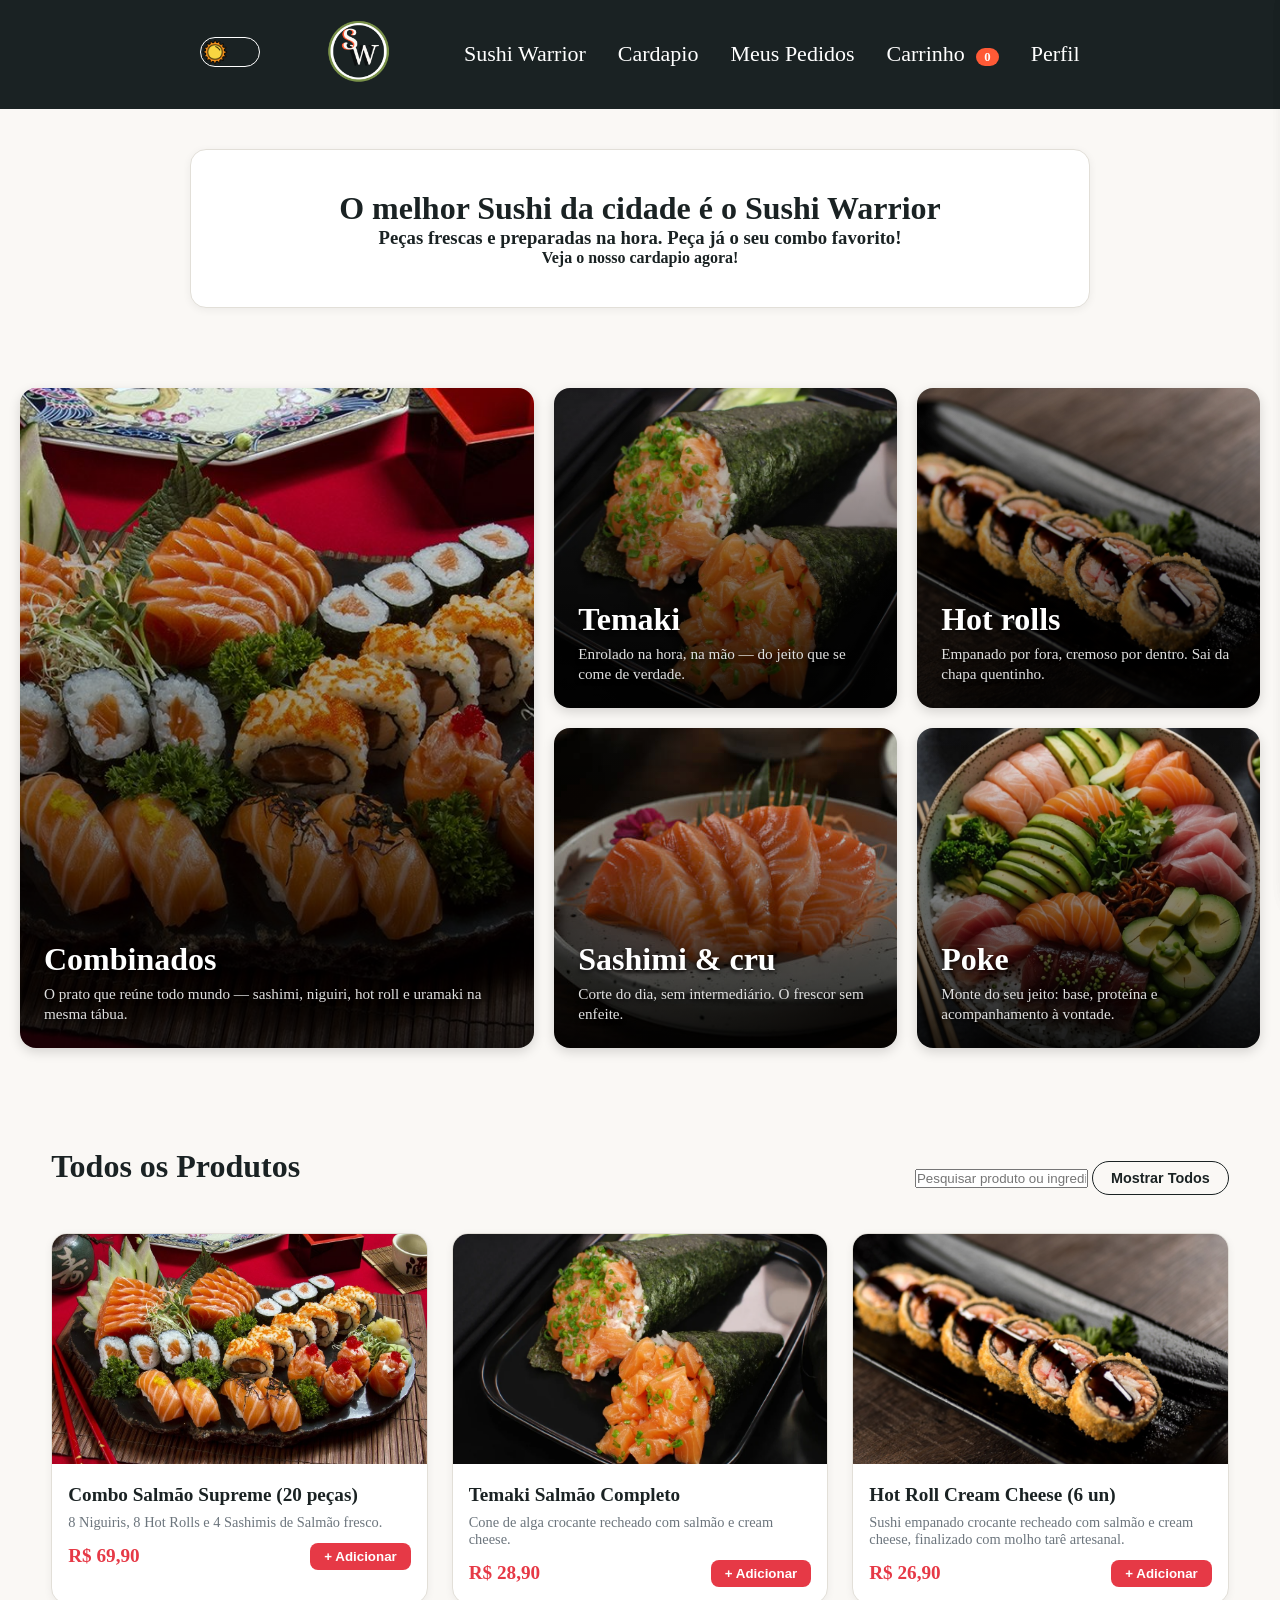
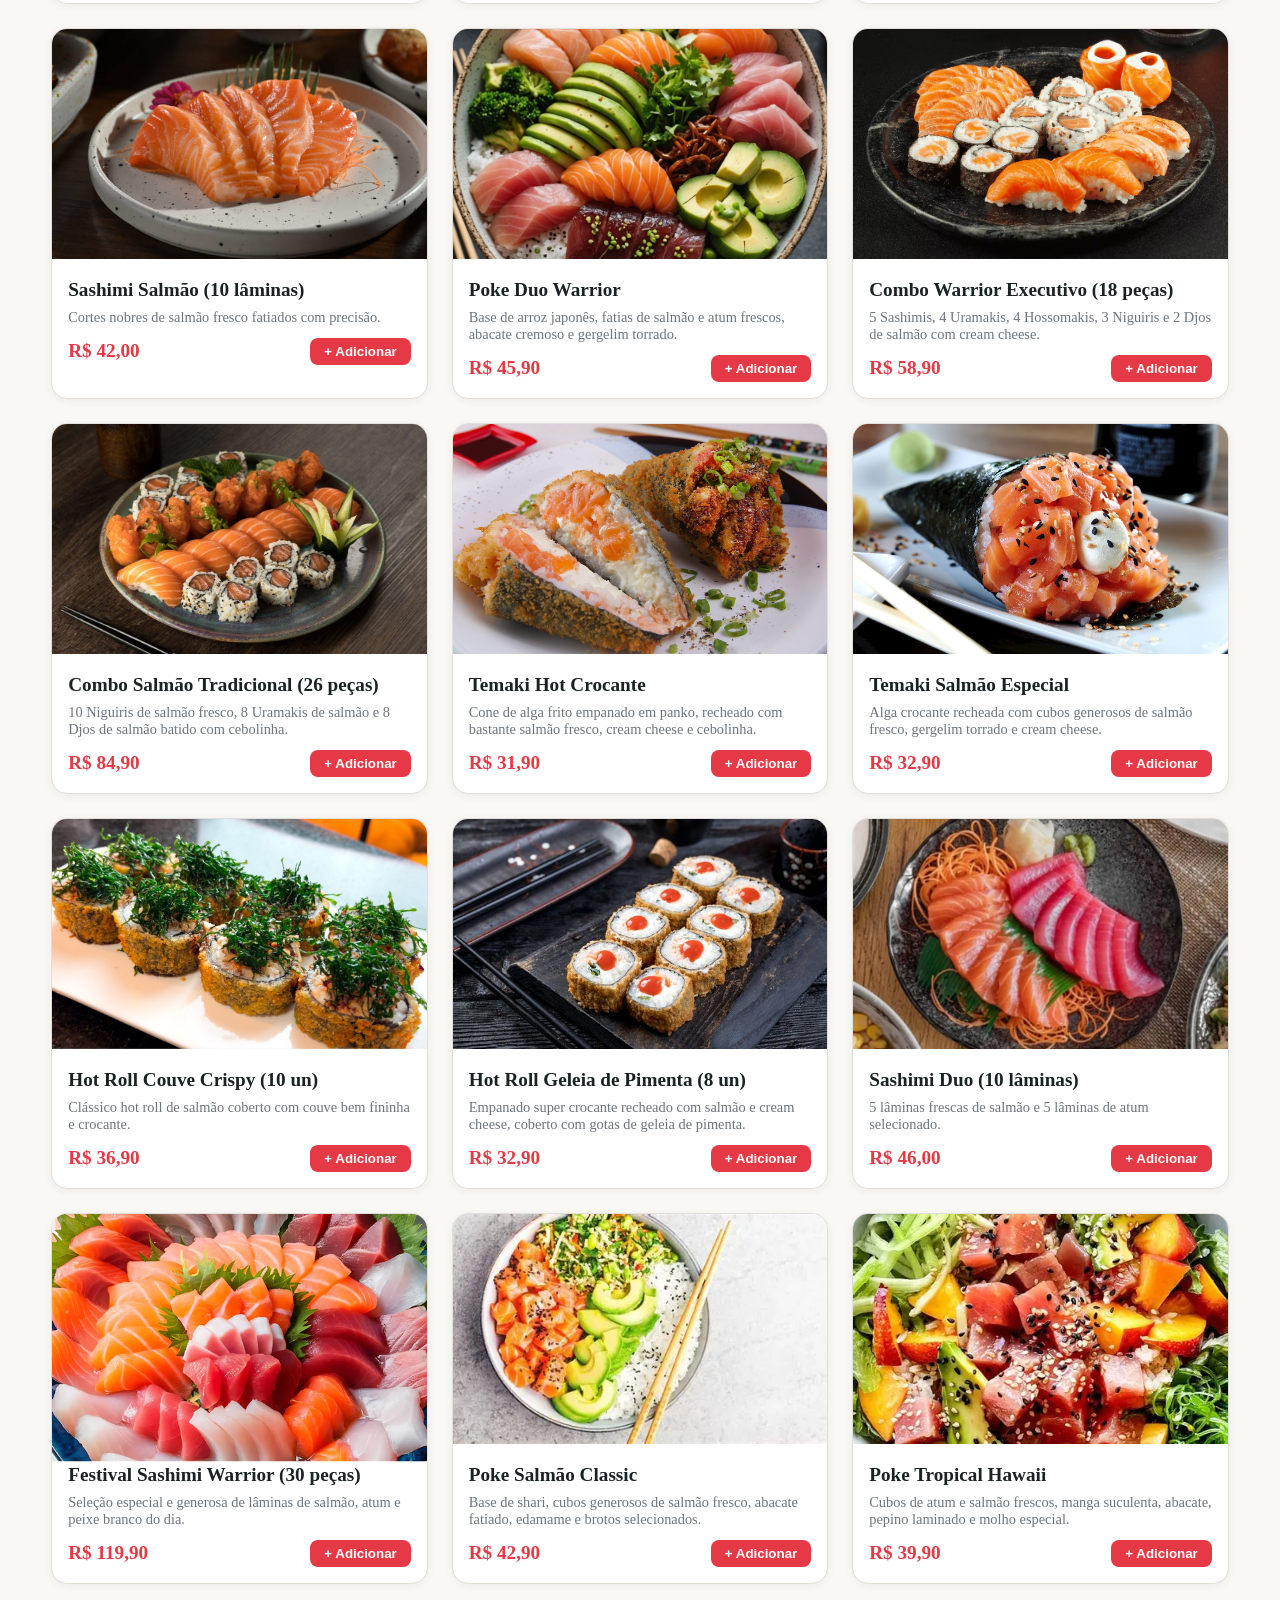
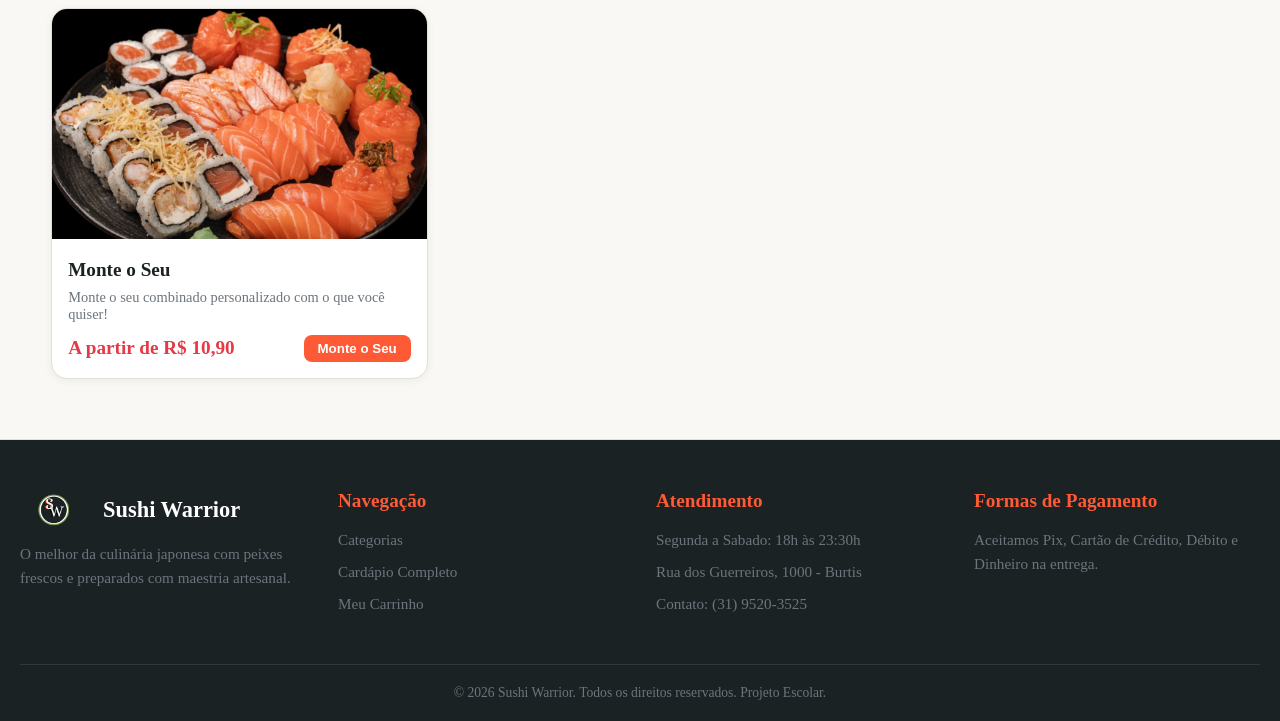
<file: index.html>
<!DOCTYPE html>
<html lang="pt-BR">

<head>
    <meta charset="UTF-8">
    <meta name="viewport" content="width=device-width, initial-scale=1.0">
    <link rel="stylesheet" href="SushiWarrior.css">
    <script src="script.js" defer></script>
    <title>Sushi Warrior</title>
</head>

<body>
    <header>
        <div class="CorHeader">
            <ul class="Ulheader">
                <li>
                    <label for="check" id="caixinha">
                        <input type="checkbox" name="" id="check">
                        <span id="bolinha"><img src="IMG's/sol.png" id="SolLua"></span>
                    </label>
                </li>
                <li class="Logo"><a href="index.html"><img src="IMG's/LogoLoja.png" id="LogoLoja"></a></li>
                <li class="MeuNome"><a href="index.html">Sushi Warrior</a></li>
                <li class="Cardapio"><a href="#section1">Cardapio</a></li>
                <li class="Meus-Pedidos"><a href="#">Meus Pedidos</a></li>
                <li class="Carrinho">
                    <a href="#" id="btn-abrir-carrinho" onclick="abrirCarrinho(event)">
                        Carrinho <span id="contador-carrinho">0</span>
                    </a>
                </li>
                <li class="Perfil"><a href="Perfil.html">Perfil</a></li>
            </ul>
        </div>
    </header>

    <main class="TextoChamativo">
        <div class="CorChamativo">
            <div class="TxTChamativo">
                <h1>O melhor Sushi da cidade é o Sushi Warrior</h1>
                <h3>Peças frescas e preparadas na hora. Peça já o seu combo favorito!</h3>
                <h4><a class="aMain" href="#section1">Veja o nosso cardapio agora!</a></h4>
            </div>
        </div>
    </main>

    <section id="section1">
        <div class="CorSection1">
            <div class="Combinados" data-categoria="combinados" onclick="filtrarCategoria('combinados')">
                <h1>Combinados</h1>
                <p>O prato que reúne todo mundo — sashimi, niguiri, hot roll e uramaki na mesma tábua.</p>
            </div>

            <div class="Temaki" data-categoria="temaki" onclick="filtrarCategoria('temaki')">
                <h1>Temaki</h1>
                <p>Enrolado na hora, na mão — do jeito que se come de verdade.</p>
            </div>

            <div class="Hot" data-categoria="hot" onclick="filtrarCategoria('hot')">
                <h1>Hot rolls</h1>
                <p>Empanado por fora, cremoso por dentro. Sai da chapa quentinho.</p>
            </div>

            <div class="Sashimi" data-categoria="sashimi" onclick="filtrarCategoria('sashimi')">
                <h1>Sashimi & cru</h1>
                <p>Corte do dia, sem intermediário. O frescor sem enfeite.</p>
            </div>

            <div class="Poke" data-categoria="poke" onclick="filtrarCategoria('poke')">
                <h1>Poke</h1>
                <p>Monte do seu jeito: base, proteína e acompanhamento à vontade.</p>
            </div>
        </div>
    </section>

    <section id="cardapio">
        <div class="cardapio-header">
            <h2 id="titulo-categoria">Todos os Produtos</h2>
            <div class="cardapio-controles">
                <input type="text" id="campo-pesquisa" placeholder="Pesquisar produto ou ingrediente..."
                    oninput="pesquisarProdutos()">
                <button class="btn-todos" onclick="filtrarCategoria('todos')">Mostrar Todos</button>
            </div>
        </div>

        <!--Os 5 primeiros-->
        <div id="lista-produtos">
            <div class="item-produto" data-categoria="combinados">
                <img src="IMG's/Combinado.jpg" alt="Combo Salmão">
                <div class="conteudo-produto">
                    <h3>Combo Salmão Supreme (20 peças)</h3>
                    <p>8 Niguiris, 8 Hot Rolls e 4 Sashimis de Salmão fresco.</p>
                    <div class="rodape-card">
                        <span class="preco">R$ 69,90</span>
                        <button class="btn-add" onclick="adicionarDoCard(this)">+ Adicionar</button>
                    </div>
                </div>
            </div>

            <div class="item-produto" data-categoria="temaki">
                <img src="IMG's/Temaki.jpg" alt="Temaki Salmão">
                <div class="conteudo-produto">
                    <h3>Temaki Salmão Completo</h3>
                    <p>Cone de alga crocante recheado com salmão e cream cheese.</p>
                    <div class="rodape-card">
                        <span class="preco">R$ 28,90</span>
                        <button class="btn-add">+ Adicionar</button>
                    </div>
                </div>
            </div>

            <div class="item-produto" data-categoria="hot">
                <img src="IMG's/HotRollpng.png" alt="Hot Roll">
                <div class="conteudo-produto">
                    <h3>Hot Roll Cream Cheese (6 un)</h3>
                    <p>Sushi empanado crocante recheado com salmão e cream cheese, finalizado com molho tarê artesanal.
                    </p>
                    <div class="rodape-card">
                        <span class="preco">R$ 26,90</span>
                        <button class="btn-add">+ Adicionar</button>
                    </div>
                </div>
            </div>

            <div class="item-produto" data-categoria="sashimi">
                <img src="IMG's/SashimiSalmao.jpg" alt="Sashimi de Salmão">
                <div class="conteudo-produto">
                    <h3>Sashimi Salmão (10 lâminas)</h3>
                    <p>Cortes nobres de salmão fresco fatiados com precisão.</p>
                    <div class="rodape-card">
                        <span class="preco">R$ 42,00</span>
                        <button class="btn-add">+ Adicionar</button>
                    </div>
                </div>
            </div>

            <div class="item-produto" data-categoria="poke">
                <img src="IMG's/Poke.jpg" alt="Poke de Salmão">
                <div class="conteudo-produto">
                    <h3>Poke Duo Warrior</h3>
                    <p>Base de arroz japonês, fatias de salmão e atum frescos, abacate cremoso e gergelim torrado.</p>
                    <div class="rodape-card">
                        <span class="preco">R$ 45,90</span>
                        <button class="btn-add">+ Adicionar</button>
                    </div>
                </div>
            </div>

            <!--Resto do Cardapio & Combinados-->
            <div class="item-produto" data-categoria="combinados">
                <img src="IMG's/Combinado2.avif" alt="Combo Warrior Executivo">
                <div class="conteudo-produto">
                    <h3>Combo Warrior Executivo (18 peças)</h3>
                    <p>5 Sashimis, 4 Uramakis, 4 Hossomakis, 3 Niguiris e 2 Djos de salmão com cream cheese.</p>
                    <div class="rodape-card">
                        <span class="preco">R$ 58,90</span>
                        <button class="btn-add">+ Adicionar</button>
                    </div>
                </div>
            </div>

            <div class="item-produto" data-categoria="combinados">
                <img src="IMG's/Combinado3jpg.jpg" alt="Combo Premium Duplo">
                <div class="conteudo-produto">
                    <h3>Combo Salmão Tradicional (26 peças)</h3>
                    <p>10 Niguiris de salmão fresco, 8 Uramakis de salmão e 8 Djos de salmão batido com cebolinha.</p>
                    <div class="rodape-card">
                        <span class="preco">R$ 84,90</span>
                        <button class="btn-add">+ Adicionar</button>
                    </div>
                </div>
            </div>

            <!--Temaki-->
            <div class="item-produto" data-categoria="temaki">
                <img src="IMG's/Temaki2.jpg" alt="Temaki Hot Crocante">
                <div class="conteudo-produto">
                    <h3>Temaki Hot Crocante</h3>
                    <p>Cone de alga frito empanado em panko, recheado com bastante salmão fresco, cream cheese e
                        cebolinha.</p>
                    <div class="rodape-card">
                        <span class="preco">R$ 31,90</span>
                        <button class="btn-add">+ Adicionar</button>
                    </div>
                </div>
            </div>

            <div class="item-produto" data-categoria="temaki">
                <img src="IMG's/Temaki3.jpg" alt="Temaki Ebi Shrimp">
                <div class="conteudo-produto">
                    <h3>Temaki Salmão Especial</h3>
                    <p>Alga crocante recheada com cubos generosos de salmão fresco, gergelim torrado e cream cheese.</p>
                    <div class="rodape-card">
                        <span class="preco">R$ 32,90</span>
                        <button class="btn-add">+ Adicionar</button>
                    </div>
                </div>
            </div>

            <!--Hot-->
            <div class="item-produto" data-categoria="hot">
                <img src="IMG's/HotRoll2.jpg" alt="Hot Couve">
                <div class="conteudo-produto">
                    <h3>Hot Roll Couve Crispy (10 un)</h3>
                    <p>Clássico hot roll de salmão coberto com couve bem fininha e crocante.</p>
                    <div class="rodape-card">
                        <span class="preco">R$ 36,90</span>
                        <button class="btn-add">+ Adicionar</button>
                    </div>
                </div>
            </div>

            <div class="item-produto" data-categoria="hot">
                <img src="IMG's/HotRoll3.jpg" alt="Hot Doritos">
                <div class="conteudo-produto">
                    <h3>Hot Roll Geleia de Pimenta (8 un)</h3>
                    <p>Empanado super crocante recheado com salmão e cream cheese, coberto com gotas de geleia de
                        pimenta.</p>
                    <div class="rodape-card">
                        <span class="preco">R$ 32,90</span>
                        <button class="btn-add">+ Adicionar</button>
                    </div>
                </div>
            </div>

            <!--Sashimi-->
            <div class="item-produto" data-categoria="sashimi">
                <img src="IMG's/Sashimi2.webp" alt="Sashimi de Tuna">
                <div class="conteudo-produto">
                    <h3>Sashimi Duo (10 lâminas)</h3>
                    <p>5 lâminas frescas de salmão e 5 lâminas de atum selecionado.</p>
                    <div class="rodape-card">
                        <span class="preco">R$ 46,00</span>
                        <button class="btn-add">+ Adicionar</button>
                    </div>
                </div>
            </div>

            <div class="item-produto" data-categoria="sashimi">
                <img src="IMG's/Sashimi3.avif" class="img-festival" alt="Carpaccio de Salmão">
                <div class="conteudo-produto">
                    <h3>Festival Sashimi Warrior (30 peças)</h3>
                    <p>Seleção especial e generosa de lâminas de salmão, atum e peixe branco do dia.</p>
                    <div class="rodape-card">
                        <span class="preco">R$ 119,90</span>
                        <button class="btn-add">+ Adicionar</button>
                    </div>
                </div>
            </div>

            <!--Pokes-->
            <div class="item-produto" data-categoria="poke">
                <img src="IMG's/Poke2.webp" alt="Poke Ebi Tempura">
                <div class="conteudo-produto">
                    <h3>Poke Salmão Classic</h3>
                    <p>Base de shari, cubos generosos de salmão fresco, abacate fatiado, edamame e brotos selecionados.
                    </p>
                    <div class="rodape-card">
                        <span class="preco">R$ 42,90</span>
                        <button class="btn-add">+ Adicionar</button>
                    </div>
                </div>
            </div>

            <div class="item-produto" data-categoria="poke">
                <img src="IMG's/Poke3.webp" alt="Poke Veggie">
                <div class="conteudo-produto">
                    <h3>Poke Tropical Hawaii</h3>
                    <p>Cubos de atum e salmão frescos, manga suculenta, abacate, pepino laminado e molho especial.</p>
                    <div class="rodape-card">
                        <span class="preco">R$ 39,90</span>
                        <button class="btn-add">+ Adicionar</button>
                    </div>
                </div>
            </div>

            <!--Monte o seu e modal monte o seu-->
            <div class="item-produto" data-categoria="combinados">
                <img src="IMG's/CombinadoEx.jpg" alt="Monte o seu">
                <div class="conteudo-produto">
                    <h3>Monte o Seu</h3>
                    <p>Monte o seu combinado personalizado com o que você quiser!</p>
                    <div class="rodape-card">
                        <span class="preco">A partir de R$ 10,90</span>
                        <button class="btn-monte-seu" onclick="abrirModalMonteSeu()">Monte o Seu</button>
                    </div>
                </div>
            </div>
        </div>
    </section>



    <div id="carrinho-overlay" class="carrinho-overlay" onclick="fecharCarrinho()"></div>

    <aside id="carrinho-drawer" class="carrinho-drawer">
        <div class="carrinho-header">
            <h2>Seu Pedido</h2>
            <button class="btn-fechar-carrinho" onclick="fecharCarrinho()">&times;</button>
        </div>

        <div id="itens-carrinho" class="carrinho-body"></div>

        <div class="carrinho-footer">
            <div class="carrinho-total">
                <span>Total:</span>
                <strong id="preco-total">R$ 0,00</strong>
            </div>
            <button class="btn-finalizar" onclick="abrirCheckout()">Ir para Pagamento</button>
        </div>
    </aside>

    <div id="carrinho-overlay" class="carrinho-overlay" onclick="fecharCarrinho()"></div>

    <!-- DRAWER DO MONTE O SEU (SIDE PANEL) -->
    <aside id="customizador-drawer" class="carrinho-drawer">
        <div class="carrinho-header">
            <h2>Monte Seu Combinado</h2>
            <button class="btn-fechar-carrinho" onclick="fecharCustomizador()">&times;</button>
        </div>

        <div class="carrinho-body">
            <p class="customizador-instrucao">Monte seu combo do seu jeito. Selecione as peças desejadas abaixo:</p>

            <div class="lista-pecas-custom">
                <!-- Sashimi -->
                <div class="item-peca" data-id="sashimi_salmao" data-preco="3.50">
                    <img src="IMG's/Salmão-fatiadoUnico.jpg" alt="Sashimi de Salmão" class="img-peca-custom">
                    <div class="info-peca">
                        <strong>Sashimi de Salmão</strong>
                        <span>R$ 3,50 / un</span>
                    </div>
                    <div class="controles-qtd">
                        <button class="btn-qtd" onclick="alterarPecaCustom('sashimi_salmao', -1)">-</button>
                        <span id="qtd-sashimi_salmao">0</span>
                        <button class="btn-qtd" onclick="alterarPecaCustom('sashimi_salmao', 1)">+</button>
                    </div>
                </div>

                <!-- Hot Roll -->
                <div class="item-peca" data-id="hot_roll" data-preco="2.80">
                    <img src="IMG's/HotRollUnitario.png" alt="Hot Roll Cream Cheese" class="img-peca-custom">
                    <div class="info-peca">
                        <strong>Hot Roll Cream Cheese</strong>
                        <span>R$ 2,80 / un</span>
                    </div>
                    <div class="controles-qtd">
                        <button class="btn-qtd" onclick="alterarPecaCustom('hot_roll', -1)">-</button>
                        <span id="qtd-hot_roll">0</span>
                        <button class="btn-qtd" onclick="alterarPecaCustom('hot_roll', 1)">+</button>
                    </div>
                </div>

                <!-- Niguiri -->
                <div class="item-peca" data-id="niguiri_salmao" data-preco="3.00">
                    <img src="IMG's/single-salmon-niguiri.webp" alt="Niguiri de Salmão" class="img-peca-custom">
                    <div class="info-peca">
                        <strong>Niguiri de Salmão</strong>
                        <span>R$ 3,00 / un</span>
                    </div>
                    <div class="controles-qtd">
                        <button class="btn-qtd" onclick="alterarPecaCustom('niguiri_salmao', -1)">-</button>
                        <span id="qtd-niguiri_salmao">0</span>
                        <button class="btn-qtd" onclick="alterarPecaCustom('niguiri_salmao', 1)">+</button>
                    </div>
                </div>

                <!-- Uramaki -->
                <div class="item-peca" data-id="uramaki_salmao" data-preco="2.70">
                    <img src="IMG's/UnicoUramaki.webp" alt="Uramaki Salmão" class="img-peca-custom">
                    <div class="info-peca">
                        <strong>Uramaki Salmão</strong>
                        <span>R$ 2,70 / un</span>
                    </div>
                    <div class="controles-qtd">
                        <button class="btn-qtd" onclick="alterarPecaCustom('uramaki_salmao', -1)">-</button>
                        <span id="qtd-uramaki_salmao">0</span>
                        <button class="btn-qtd" onclick="alterarPecaCustom('uramaki_salmao', 1)">+</button>
                    </div>
                </div>
            </div>
        </div>

        <div class="carrinho-footer">
            <div class="carrinho-total">
                <span>Subtotal Combinado:</span>
                <strong id="preco-customizador">R$ 0,00</strong>
            </div>
            <button class="btn-finalizar" onclick="confirmarCombinadoCustomizado()">Adicionar ao Carrinho</button>
        </div>
    </aside>

    <div id="modal-pagamento" class="modal-overlay">
        <div class="modal-card">
            <div class="modal-header">
                <h2>Pagamento & Entrega</h2>
                <button class="btn-fechar-modal" onclick="fecharModalPagamento()">&times;</button>
            </div>
            <form id="form-pagamento" onsubmit="confirmarPagamento(event)">
                <div class="campo-grupo">
                    <label for="endereco">Endereço de Entrega</label>
                    <input type="text" id="endereco" placeholder="Rua, número e bairro" required>
                </div>

                <div class="campo-grupo">
                    <label>Forma de Pagamento</label>
                    <div class="opcoes-pagamento">
                        <label class="opcao-card">
                            <input type="radio" name="pagamento" value="pix" checked>
                            <span>PIX (Aprovação Instantânea)</span>
                        </label>
                        <label class="opcao-card">
                            <input type="radio" name="pagamento" value="cartao">
                            <span>Cartão de Crédito / Débito</span>
                        </label>
                        <label class="opcao-card">
                            <input type="radio" name="pagamento" value="dinheiro">
                            <span>Dinheiro na Entrega</span>
                        </label>
                    </div>
                </div>

                <div class="resumo-valores">
                    <div class="linha-resumo">
                        <span>Subtotal:</span>
                        <span id="checkout-subtotal">R$ 0,00</span>
                    </div>
                    <div class="linha-resumo">
                        <span>Taxa de Entrega (Frete):</span>
                        <span id="checkout-frete">R$ 8,00</span>
                    </div>
                    <div class="linha-resumo total-destaque">
                        <span>Total Final:</span>
                        <span id="checkout-total">R$ 0,00</span>
                    </div>
                </div>

                <button type="submit" class="btn-confirmar-pagamento">Confirmar Pagamento</button>
            </form>
        </div>
    </div>

    <div id="modal-status-pedido" class="modal-overlay">
        <div class="modal-card status-card">
            <div class="status-icone">🍣</div>
            <h2>Pedido Confirmado!</h2>
            <p>Seu pedido foi recebido e já está em preparação na cozinha.</p>

            <div class="container-timer">
                <span>Tempo estimado para entrega:</span>
                <div id="timer-contagem">35:00</div>
            </div>

            <div class="barra-progresso-wrapper">
                <div class="barra-progresso-preenchimento"></div>
            </div>

            <button class="btn-fechar-modal-status" onclick="fecharModalStatus()">Acompanhar Pedido</button>
        </div>
    </div>

    <footer>
        <div class="footer-container">
            <div class="footer-coluna">
                <div class="footer-logo">
                    <img src="IMG's/LogoLoja.png" alt="Sushi Warrior Logo">
                    <h3>Sushi Warrior</h3>
                </div>
                <p>O melhor da culinária japonesa com peixes frescos e preparados com maestria artesanal.</p>
            </div>

            <div class="footer-coluna">
                <h4>Navegação</h4>
                <ul>
                    <li><a href="#section1">Categorias</a></li>
                    <li><a href="#cardapio">Cardápio Completo</a></li>
                    <li><a href="#" onclick="abrirCarrinho(event)">Meu Carrinho</a></li>
                </ul>
            </div>

            <div class="footer-coluna">
                <h4>Atendimento</h4>
                <p>Segunda a Sabado: 18h às 23:30h</p>
                <p>Rua dos Guerreiros, 1000 - Burtis</p>
                <p>Contato: (31) 9520-3525</p>
            </div>

            <div class="footer-coluna">
                <h4>Formas de Pagamento</h4>
                <p>Aceitamos Pix, Cartão de Crédito, Débito e Dinheiro na entrega.</p>
            </div>
        </div>

        <div class="footer-direitos">
            <p>&copy; 2026 Sushi Warrior. Todos os direitos reservados. Projeto Escolar.</p>
        </div>
    </footer>

</body>

</html>
</file>
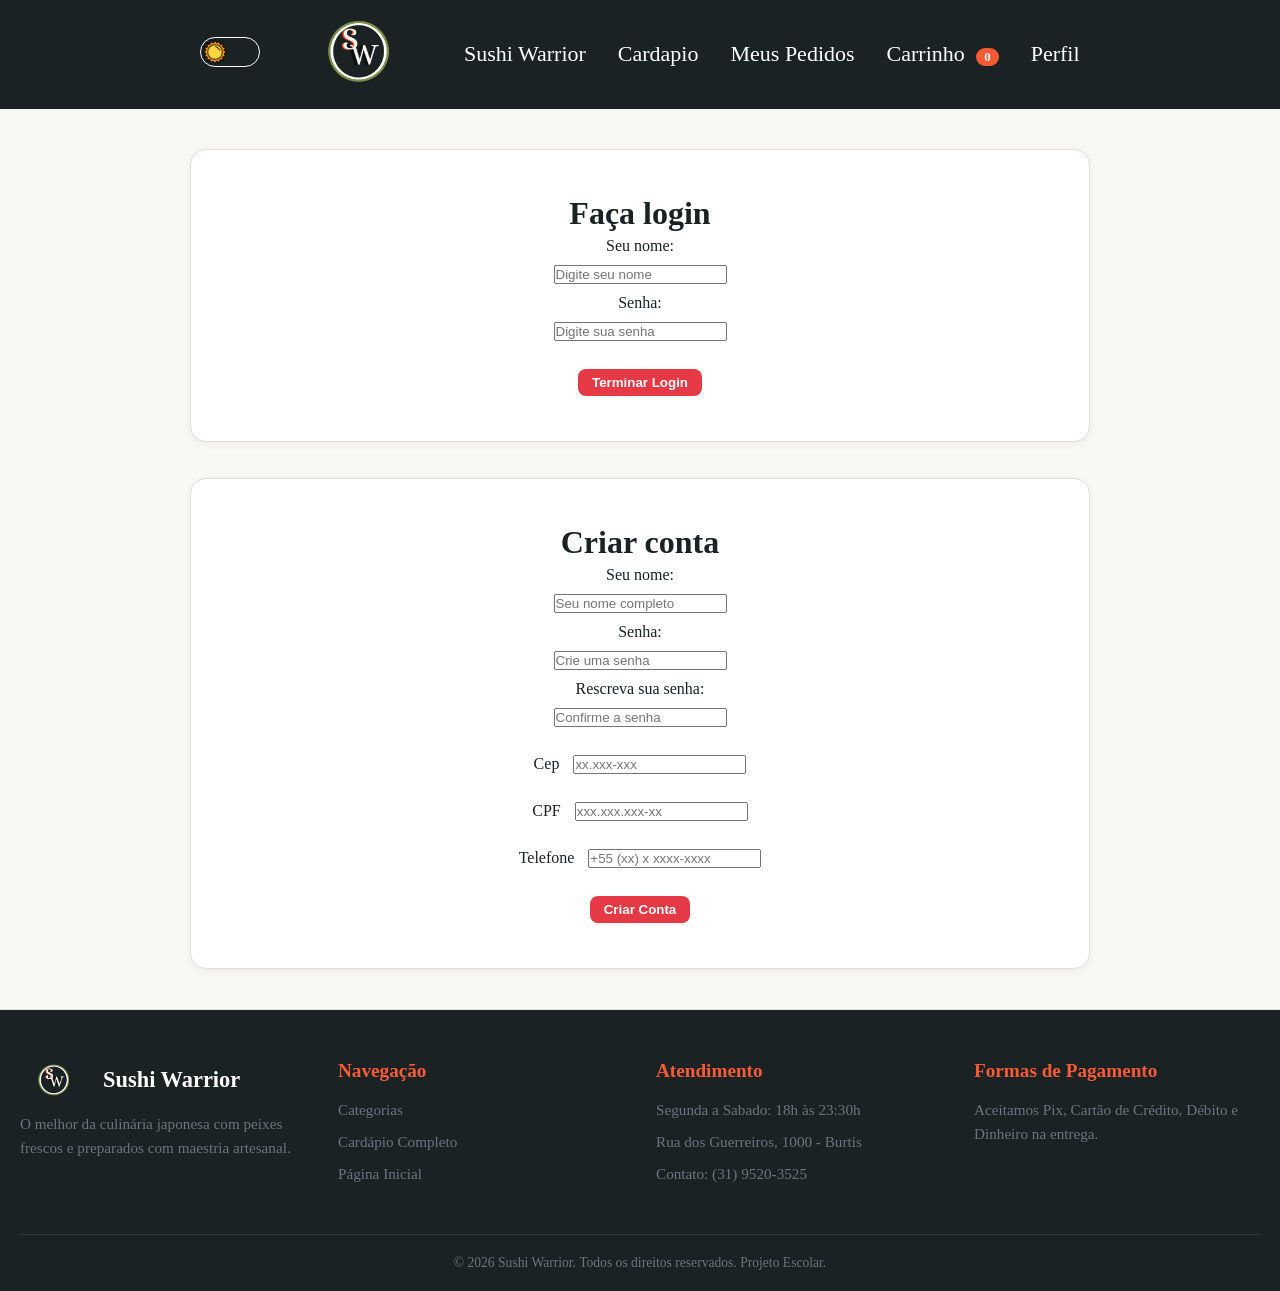
<file: Login.html>
<!DOCTYPE html>
<html lang="pt-BR">
<head>
    <meta charset="UTF-8">
    <meta name="viewport" content="width=device-width, initial-scale=1.0">
    <title>Login e Cadastro - Sushi Warrior</title>
     <script src="script.js" defer></script>
    <link rel="stylesheet" href="SushiWarrior.css">
</head>
<body>

    <header>
        <div class="CorHeader">
            <ul class="Ulheader">
                <li>
                    <label for="check" id="caixinha">
                        <input type="checkbox" name="" id="check">
                        <span id="bolinha"><img src="IMG's/sol.png" id="SolLua"></span>
                    </label>
                </li>
                <li class="Logo"><a href="index.html"><img src="IMG's/LogoLoja.png" id="LogoLoja"></a></li>
                <li class="MeuNome"><a href="index.html">Sushi Warrior</a></li>
                <li class="Cardapio"><a href="#section1">Cardapio</a></li>
                <li class="Meus-Pedidos"><a href="#">Meus Pedidos</a></li>
                <li class="Carrinho">
                    <a href="#" id="btn-abrir-carrinho" onclick="abrirCarrinho(event)">
                        Carrinho <span id="contador-carrinho">0</span>
                    </a>
                </li>
                <li class="Perfil"><a href="Perfil.html">Perfil</a></li>
            </ul>
        </div>
    </header>

    <main class="TextoChamativo">
        <div class="CorChamativo">
            <div class="TxTChamativo">
                <div class="conteudo-text">
                    <h1>Faça login</h1>
                    <p>Seu nome:</p>
                    <input type="text" id="login-nome" placeholder="Digite seu nome">
                    
                    <p>Senha:</p>
                    <input type="password" id="login-senha" placeholder="Digite sua senha"><br><br>
                    
                    <button type="button" class="btn-add" onclick="RespostaLogin()">Terminar Login</button>
                </div>
            </div>
        </div>

        <br><br>

        <div class="CorChamativo">
            <div class="TxTChamativo">
                <div class="conteudo-text">
                    <h1>Criar conta</h1>
                    <p>Seu nome:</p>
                    <input type="text" id="cad-nome" placeholder="Seu nome completo">
                    
                    <p>Senha:</p>
                    <input type="password" id="cad-senha" placeholder="Crie uma senha">
                    
                    <p>Rescreva sua senha:</p>
                    <input type="password" id="cad-confirmar-senha" placeholder="Confirme a senha"><br><br>
                    
                    <label for="Cep">Cep</label>
                    <input type="text" id="Cep" placeholder="xx.xxx-xxx" oninput="mascaraCep()" maxlength="10"><br><br>
                    
                    <label for="CPF">CPF</label>
                    <input type="text" id="CPF" placeholder="xxx.xxx.xxx-xx" oninput="mascaraCpf()" maxlength="14"><br><br>
                    
                    <label for="Tel">Telefone</label>
                    <input type="tel" id="Tel" placeholder="+55 (xx) x xxxx-xxxx" oninput="mascaraTel()" maxlength="21"><br><br>
                    
                    <button type="button" class="btn-add" onclick="RespostaCriacao()">Criar Conta</button>
                </div>
            </div>
        </div>
    </main>

    <footer>
        <div class="footer-container">
            <div class="footer-coluna">
                <div class="footer-logo">
                    <img src="IMG's/LogoLoja.png" alt="Sushi Warrior Logo">
                    <h3>Sushi Warrior</h3>
                </div>
                <p>O melhor da culinária japonesa com peixes frescos e preparados com maestria artesanal.</p>
            </div>

            <div class="footer-coluna">
                <h4>Navegação</h4>
                <ul>
                    <li><a href="index.html#section1">Categorias</a></li>
                    <li><a href="index.html#cardapio">Cardápio Completo</a></li>
                    <li><a href="index.html">Página Inicial</a></li>
                </ul>
            </div>

            <div class="footer-coluna">
                <h4>Atendimento</h4>
                <p>Segunda a Sabado: 18h às 23:30h</p>
                <p>Rua dos Guerreiros, 1000 - Burtis</p>
                <p>Contato: (31) 9520-3525</p>
            </div>

            <div class="footer-coluna">
                <h4>Formas de Pagamento</h4>
                <p>Aceitamos Pix, Cartão de Crédito, Débito e Dinheiro na entrega.</p>
            </div>
        </div>

        <div class="footer-direitos">
            <p>&copy; 2026 Sushi Warrior. Todos os direitos reservados. Projeto Escolar.</p>
        </div>
    </footer>
    
</body>
</html>
</file>
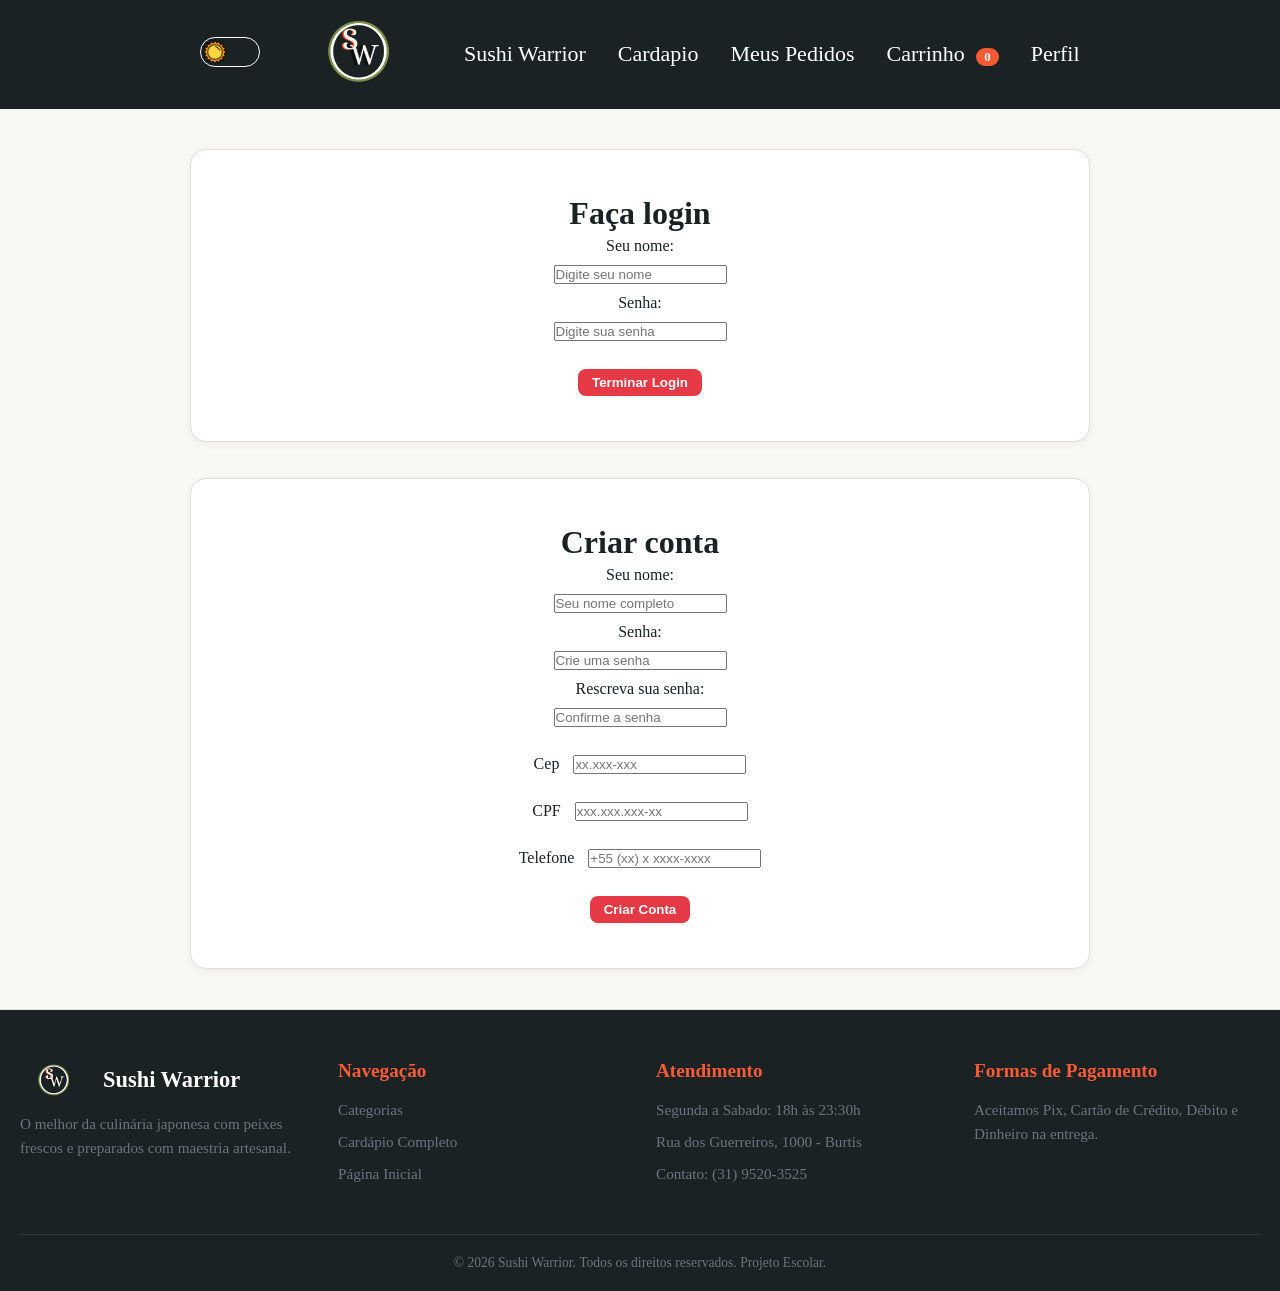
<file: Perfil.html>
<!DOCTYPE html>
<html lang="pt-BR">
<head>
    <meta charset="UTF-8">
    <meta name="viewport" content="width=device-width, initial-scale=1.0">
    <title>Meu Perfil - Sushi Warrior</title>
     <script src="script.js" defer></script>
    <link rel="stylesheet" href="SushiWarrior.css">
</head>
<body>

    <header>
        <div class="CorHeader">
            <ul class="Ulheader">
                <li>
                    <label for="check" id="caixinha">
                        <input type="checkbox" name="" id="check">
                        <span id="bolinha"><img src="IMG's/sol.png" id="SolLua"></span>
                    </label>
                </li>
                <li class="Logo"><a href="index.html"><img src="IMG's/LogoLoja.png" id="LogoLoja"></a></li>
                <li class="MeuNome"><a href="index.html">Sushi Warrior</a></li>
                <li class="Cardapio"><a href="#section1">Cardapio</a></li>
                <li class="Meus-Pedidos"><a href="#">Meus Pedidos</a></li>
                <li class="Carrinho">
                    <a href="#" id="btn-abrir-carrinho" onclick="abrirCarrinho(event)">
                        Carrinho <span id="contador-carrinho">0</span>
                    </a>
                </li>
                <li class="Perfil"><a href="Perfil.html">Perfil</a></li>
            </ul>
        </div>
    </header>
    <main class="TextoChamativo">
        <div class="CorChamativo">
            <div class="TxTChamativo">
                <div class="conteudo-text">
                    <h1 id="perfil-nome" class="NDSV">Carregando perfil...</h1>

                    <div class="dados-usuario">
                        <p><strong>CPF:</strong> <span id="perfil-cpf">---</span></p>
                        <p><strong>Telefone:</strong> <span id="perfil-tel">---</span></p>
                        <p><strong>CEP:</strong> <span id="perfil-cep">---</span></p>
                    </div>

                    <div class="Historico">
                        <h4>Seu Histórico de Pedidos:</h4><br>
                        <div id="historico-pedidos" class="HP">Nenhum pedido realizado ainda.</div><br>
                        
                        <h4 class="QP">Essa é a quantidade de quanto você já gastou em nosso restaurante:</h4><br>
                        <p>Você já gastou: <strong id="total-gastou">R$ 0,00</strong></p>
                        <h3>Muito Obrigado!</h3>
                    </div>

                    <br>
                    <button type="button" class="btn-add btn-sair" onclick="fazerLogout()">Sair da Conta</button>
                </div>
            </div>
        </div>
    </main>

    <footer>
        <div class="footer-container">
            <div class="footer-coluna">
                <div class="footer-logo">
                    <img src="IMG's/LogoLoja.png" alt="Sushi Warrior Logo">
                    <h3>Sushi Warrior</h3>
                </div>
                <p>O melhor da culinária japonesa com peixes frescos e preparados com maestria artesanal.</p>
            </div>

            <div class="footer-coluna">
                <h4>Navegação</h4>
                <ul>
                    <li><a href="index.html#section1">Categorias</a></li>
                    <li><a href="index.html#cardapio">Cardápio Completo</a></li>
                    <li><a href="index.html">Página Inicial</a></li>
                </ul>
            </div>

            <div class="footer-coluna">
                <h4>Atendimento</h4>
                <p>Segunda a Sabado: 18h às 23:30h</p>
                <p>Rua dos Guerreiros, 1000 - Burtis</p>
                <p>Contato: (31) 9520-3525</p>
            </div>

            <div class="footer-coluna">
                <h4>Formas de Pagamento</h4>
                <p>Aceitamos Pix, Cartão de Crédito, Débito e Dinheiro na entrega.</p>
            </div>
        </div>

        <div class="footer-direitos">
            <p>&copy; 2026 Sushi Warrior. Todos os direitos reservados. Projeto Escolar.</p>
        </div>
    </footer>

    
</body>
</html>
</file>
<file: SushiWarrior.css>
/*header e variaveis*/
:root {
  --cor-salmao: #FF5A36;
  --cor-salmao-hover: #E04826;
  --cor-nori: #1A2223;
  --cor-wasabi: #789048;
  --cor-dourado: #D4AF37;

  --bg-primary: #FAF8F5;
  --bg-secondary: #FFFFFF;
  --card-bg: #FFFFFF;
  --header-bg: #1A2223;

  --text-primary: #1A2223;
  --text-secondary: #6C757D;
  --text-on-dark: #FFFFFF;

  --border-color: #E2DFD8;
  --shadow-sm: 0 2px 8px rgba(0, 0, 0, 0.06);
  --shadow-md: 0 4px 16px rgba(0, 0, 0, 0.1);
}

.lightmode {
  --cor-salmao: #FF6F4C;
  --cor-salmao-hover: #FF8566;
  --cor-nori: #0F1415;
  --cor-wasabi: #8EA855;
  --cor-dourado: #FFD700;

  --bg-primary: #121516;
  --bg-secondary: #1A1F20;
  --card-bg: #1A1F20;
  --header-bg: #0A0D0E;

  --text-primary: #F0F2F2;
  --text-secondary: #A0AAB0;
  --text-on-dark: #FFFFFF;
}

* {
  box-sizing: border-box;
  margin: 0;
  padding: 0;
}

html {
  scroll-behavior: smooth;
}

body {
  font-family: "Cormorant Garamond", serif;
  background-color: var(--bg-primary);
  color: var(--text-primary);
  overflow-x: hidden;
  margin: 0;
  padding: 0;
  min-height: 100vh;
  display: flex;
  flex-direction: column;
}

header {
  position: sticky;
  top: 0;
  width: 100%;
  z-index: 1000;
}

.CorHeader {
  background-color: var(--header-bg);
  width: 100%;
  padding: 12px 24px;
}

.Ulheader {
  display: flex;
  justify-content: center;
  align-items: center;
  gap: 32px;
  list-style: none;
  max-width: 1200px;
  margin: 0 auto;
}

.Ulheader>li>a {
  text-decoration: none;
  color: var(--text-on-dark);
  font-size: 22px;
  white-space: nowrap;
}

#LogoLoja {
  height: 78.5px;
}

.Logo, .MeuNome, .Cardapio, .Meus-Pedidos, .Carrinho, .Perfil {
  color: var(--text-on-dark);
  padding: 0;
  margin: 0;
}


/*Cardapio e todo resto*/
.aMain {
  text-decoration: none;
  color: var(--text-primary);
}

.TextoChamativo {
  text-align: center;
  padding: 40px 20px;
}



.CorChamativo{
  background-color: var(--bg-secondary);
  max-width: 900px;
  margin: 0 auto;
  padding: 40px 20px;
  border-radius: 16px;
  border: 1px solid var(--border-color);
  box-shadow: var(--shadow-sm);
}

#section1 {
  width: 100%;
  padding: 40px 20px;
  background-color: var(--bg-primary);
}

.conteudo-text>*{
  margin: 5px;
}
.CorSection1 {
  display: grid;
  grid-template-columns: 1.5fr 1fr 1fr;
  grid-template-areas:
    "comb temaki hot"
    "comb sashimi poke";
  gap: 20px;
  max-width: 1400px;
  margin: 0 auto;
}

.Combinados { grid-area: comb; }
.Temaki     { grid-area: temaki; }
.Hot        { grid-area: hot; }
.Sashimi    { grid-area: sashimi; }
.Poke       { grid-area: poke; }

.CorSection1 > div {
  position: relative;
  border-radius: 16px;
  overflow: hidden;
  min-height: 320px;
  background-color: #111111;
  background-size: cover;
  background-position: center;
  color: #ffffff;
  padding: 24px;
  display: flex;
  flex-direction: column;
  justify-content: flex-end;
  cursor: pointer;
  transition: transform 0.3s ease, box-shadow 0.3s ease;
  box-shadow: 0 4px 12px rgba(0,0,0,0.15);
}

.CorSection1 > div:hover {
  transform: translateY(-5px);
  box-shadow: 0 8px 24px rgba(0,0,0,0.3);
}

.CorSection1 h1 {
  font-size: 2rem;
  font-weight: bold;
  margin-bottom: 6px;
  color: #ffffff;
  text-shadow: 0 2px 4px rgba(0, 0, 0, 0.8);
}

.CorSection1 p {
  font-size: 0.95rem;
  color: #e0e0e0;
  margin: 0;
  line-height: 1.3;
  text-shadow: 0 2px 4px rgba(0, 0, 0, 0.8);
}

.Combinados { background-image: linear-gradient(to top, rgba(0,0,0,0.85), transparent), url("IMG's/Combinado.jpg"); }
.Temaki     { background-image: linear-gradient(to top, rgba(0,0,0,0.85), transparent), url("IMG's/Temaki.jpg"); }
.Hot        { background-image: linear-gradient(to top, rgba(0,0,0,0.85), transparent), url("IMG's/HotRollpng.png"); }
.Sashimi    { background-image: linear-gradient(to top, rgba(0,0,0,0.85), transparent), url("IMG's/SashimiSalmao.jpg"); }
.Poke       { background-image: linear-gradient(to top, rgba(0,0,0,0.85), transparent), url("IMG's/Poke.jpg"); }

#cardapio {
  max-width: 1400px;
  width: 92%;
  margin: 40px auto;
  padding: 20px 0;
}

#titulo-categoria {
  font-size: 2rem;
  font-weight: 700;
  color: var(--text-primary);
  margin-bottom: 24px;
}

#lista-produtos {
  display: grid;
  grid-template-columns: repeat(auto-fill, minmax(280px, 1fr));
  gap: 24px;
}

.item-produto {
  background-color: var(--bg-secondary);
  border-radius: 16px;
  overflow: hidden;
  border: 1px solid var(--border-color);
  box-shadow: var(--shadow-sm);
  transition: transform 0.2s ease, box-shadow 0.2s ease;
}

.item-produto:hover {
  transform: translateY(-4px);
  box-shadow: 0 8px 20px rgba(0, 0, 0, 0.15);
}

.item-produto img {
  width: 100%;
  height: 230px;
  object-fit: cover;
}

.img-festival {
  object-fit: cover !important;
  object-position: center 40% !important;
  transform: scale(1.15);
}

.item-produto .conteudo-produto {
  padding: 16px;
}

.item-produto h3 {
  font-size: 1.2rem;
  font-weight: 600;
  color: var(--text-primary);
  margin-bottom: 8px;
}

.item-produto p {
  font-size: 0.9rem;
  color: var(--text-secondary);
  margin-bottom: 12px;
}

.item-produto .preco {
  font-size: 1.2rem;
  font-weight: bold;
  color: #e63946;
}

.cardapio-header {
  display: flex;
  justify-content: space-between;
  align-items: center;
  margin-bottom: 24px;
}

.btn-todos {
  background-color: transparent;
  border: 1px solid var(--text-primary);
  color: var(--text-primary);
  padding: 8px 18px;
  border-radius: 20px;
  font-size: 0.9rem;
  font-weight: 600;
  cursor: pointer;
  transition: all 0.2s ease;
}

.btn-todos:hover {
  background-color: var(--text-primary);
  color: var(--bg-primary);
}

.rodape-card {
  display: flex;
  justify-content: space-between;
  align-items: center;
  margin-top: 12px;
}

.btn-add {
  background-color: #e63946;
  color: #ffffff;
  border: none;
  padding: 6px 14px;
  border-radius: 8px;
  font-weight: 600;
  cursor: pointer;
  transition: background 0.2s ease;
}

.btn-add:hover {
  background-color: #c82333;
}

/*Crie o seu*/
.customizador-instrucao {
  font-size: 0.95rem;
  color: var(--text-secondary);
  margin-bottom: 16px;
  line-height: 1.4;
}

.lista-pecas-custom {
  display: flex;
  flex-direction: column;
  gap: 14px;
}

/* Atualizado: adicionado gap para afastar a imagem */
.item-peca {
  display: flex;
  align-items: center;
  gap: 12px;
  padding: 10px 12px;
  border: 1px solid var(--border-color);
  border-radius: 10px;
  background-color: var(--bg-primary);
}

/* NOVO: Estilo para a imagem de cada peça no montador */
.img-peca-custom {
  width: 50px;
  height: 50px;
  border-radius: 8px;
  object-fit: cover;
  flex-shrink: 0;
}

/* Atualizado: flex: 1 faz o texto empurrar os botões + e - para a direita */
.info-peca {
  flex: 1;
  display: flex;
  flex-direction: column;
  gap: 2px;
}

.info-peca strong {
  font-size: 0.95rem;
  color: var(--text-primary);
}

.info-peca span {
  font-size: 0.85rem;
  color: var(--cor-salmao);
  font-weight: 600;
}

.btn-monte-seu {
  background-color: var(--cor-salmao);
  color: #ffffff;
  border: none;
  padding: 6px 14px;
  border-radius: 8px;
  font-weight: 600;
  cursor: pointer;
  transition: background 0.2s ease;
}

.btn-monte-seu:hover {
  background-color: var(--cor-salmao-hover);
}
/*Modo claro e escuro*/
#caixinha {
  display: inline-block;
  width: 60px;
  height: 30px;
  border: 1px solid #ffffff;
  border-radius: 50px;
  position: relative;
  overflow: hidden;
  cursor: pointer;
}

#bolinha {
  display: flex;
  align-items: center;
  justify-content: center;
  width: 26px;
  height: 26px;
  position: absolute;
  left: 1px;
  top: 1px;
  border-radius: 50%;
  transition: transform 0.3s ease;
}

#bolinha > img {
  width: 100%;
  height: 100%;
  object-fit: contain;
}

#check:checked + #bolinha {
  transform: translateX(30px);
}

#check {
  position: absolute;
  width: 100%;
  height: 100%;
  z-index: 2;
  opacity: 0;
  cursor: pointer;
}

/*Carrinho e etc*/
#contador-carrinho {
  background-color: var(--cor-salmao);
  color: #ffffff;
  font-size: 0.8rem;
  font-weight: bold;
  padding: 2px 8px;
  border-radius: 12px;
  margin-left: 6px;
}

.carrinho-overlay {
  position: fixed;
  top: 0;
  left: 0;
  width: 100vw;
  height: 100vh;
  background-color: rgba(0, 0, 0, 0.6);
  z-index: 1001;
  display: none;
  opacity: 0;
  transition: opacity 0.3s ease;
}

.carrinho-overlay.ativo {
  display: block;
  opacity: 1;
}

.carrinho-drawer {
  position: fixed;
  top: 0;
  right: -420px;
  width: 100%;
  max-width: 400px;
  height: 100vh;
  background-color: var(--bg-secondary);
  color: var(--text-primary);
  box-shadow: -4px 0 20px rgba(0, 0, 0, 0.25);
  z-index: 1002;
  display: flex;
  flex-direction: column;
  transition: right 0.3s ease;
}

.carrinho-drawer.ativo {
  right: 0;
}

.carrinho-header {
  padding: 20px;
  display: flex;
  justify-content: space-between;
  align-items: center;
  border-bottom: 1px solid var(--border-color);
}

.carrinho-header h2 {
  font-size: 1.5rem;
  font-weight: 700;
}

.btn-fechar-carrinho {
  background: none;
  border: none;
  font-size: 2rem;
  color: var(--text-primary);
  cursor: pointer;
}

.carrinho-body {
  flex: 1;
  overflow-y: auto;
  padding: 20px;
  display: flex;
  flex-direction: column;
  gap: 16px;
}

.carrinho-vazio {
  text-align: center;
  color: var(--text-secondary);
  margin-top: 40px;
  font-size: 1.1rem;
}

.item-carrinho {
  display: flex;
  align-items: center;
  gap: 12px;
  padding-bottom: 12px;
  border-bottom: 1px solid var(--border-color);
}

.item-carrinho img {
  width: 60px;
  height: 60px;
  border-radius: 8px;
  object-fit: cover;
}

.info-item {
  flex: 1;
}

.info-item h4 {
  font-size: 1rem;
  margin-bottom: 4px;
}

.info-item .preco-item {
  color: var(--cor-salmao);
  font-weight: bold;
  font-size: 0.95rem;
}

.controles-qtd {
  display: flex;
  align-items: center;
  gap: 8px;
  margin-top: 6px;
}

.btn-qtd {
  background-color: var(--bg-primary);
  border: 1px solid var(--border-color);
  color: var(--text-primary);
  width: 24px;
  height: 24px;
  border-radius: 4px;
  font-weight: bold;
  cursor: pointer;
}

.carrinho-footer {
  padding: 20px;
  border-top: 1px solid var(--border-color);
  background-color: var(--bg-primary);
}

.carrinho-total {
  display: flex;
  justify-content: space-between;
  font-size: 1.3rem;
  margin-bottom: 16px;
}

.carrinho-total strong {
  color: var(--cor-salmao);
}

.btn-finalizar {
  width: 100%;
  background-color: var(--cor-salmao);
  color: #ffffff;
  border: none;
  padding: 14px;
  border-radius: 8px;
  font-size: 1.1rem;
  font-weight: bold;
  cursor: pointer;
  transition: background-color 0.2s ease;
}

.btn-finalizar:hover {
  background-color: var(--cor-salmao-hover);
}

.modal-overlay {
  position: fixed;
  top: 0;
  left: 0;
  width: 100vw;
  height: 100vh;
  background-color: rgba(0, 0, 0, 0.7);
  z-index: 2000;
  display: none;
  justify-content: center;
  align-items: center;
  padding: 20px;
}

.modal-overlay.ativo {
  display: flex;
}

.modal-card {
  background-color: var(--bg-secondary);
  color: var(--text-primary);
  width: 100%;
  max-width: 480px;
  border-radius: 16px;
  padding: 24px;
  box-shadow: var(--shadow-md);
  border: 1px solid var(--border-color);
  position: relative;
}

.modal-header {
  display: flex;
  justify-content: space-between;
  align-items: center;
  margin-bottom: 20px;
  border-bottom: 1px solid var(--border-color);
  padding-bottom: 12px;
}

.modal-header h2 {
  font-size: 1.4rem;
}

.btn-fechar-modal {
  background: none;
  border: none;
  font-size: 1.8rem;
  color: var(--text-primary);
  cursor: pointer;
}

.campo-grupo {
  margin-bottom: 18px;
}

.campo-grupo label {
  display: block;
  font-weight: 600;
  margin-bottom: 8px;
}

.campo-grupo input[type="text"] {
  width: 100%;
  padding: 10px 14px;
  border-radius: 8px;
  border: 1px solid var(--border-color);
  background-color: var(--bg-primary);
  color: var(--text-primary);
  font-size: 0.95rem;
}

.opcoes-pagamento {
  display: flex;
  flex-direction: column;
  gap: 10px;
}

.opcao-card {
  display: flex;
  align-items: center;
  gap: 10px;
  padding: 10px 14px;
  border: 1px solid var(--border-color);
  border-radius: 8px;
  cursor: pointer;
  background-color: var(--bg-primary);
}

.resumo-valores {
  margin: 20px 0;
  padding: 14px;
  background-color: var(--bg-primary);
  border-radius: 8px;
  display: flex;
  flex-direction: column;
  gap: 8px;
}

.linha-resumo {
  display: flex;
  justify-content: space-between;
  font-size: 0.95rem;
}

.total-destaque {
  font-weight: bold;
  font-size: 1.1rem;
  color: var(--cor-salmao);
  border-top: 1px dashed var(--border-color);
  padding-top: 8px;
  margin-top: 4px;
}

.btn-confirmar-pagamento, .btn-fechar-modal-status {
  width: 100%;
  background-color: var(--cor-salmao);
  color: #ffffff;
  border: none;
  padding: 12px;
  border-radius: 8px;
  font-size: 1rem;
  font-weight: bold;
  cursor: pointer;
  transition: background 0.2s ease;
}

.btn-confirmar-pagamento:hover, .btn-fechar-modal-status:hover {
  background-color: var(--cor-salmao-hover);
}

.status-card {
  text-align: center;
}

.status-icone {
  font-size: 3rem;
  margin-bottom: 10px;
}

.container-timer {
  margin: 20px 0;
  padding: 16px;
  background-color: var(--bg-primary);
  border-radius: 12px;
}

#timer-contagem {
  font-size: 2.5rem;
  font-weight: bold;
  color: var(--cor-salmao);
  margin-top: 6px;
}

.barra-progresso-wrapper {
  width: 100%;
  height: 10px;
  background-color: var(--border-color);
  border-radius: 5px;
  overflow: hidden;
  margin-bottom: 20px;
}

.barra-progresso-preenchimento {
  width: 30%;
  height: 100%;
  background-color: var(--cor-salmao);
  animation: progressoAnimacao 3s infinite alternate;
}

@keyframes progressoAnimacao {
  0% { width: 25%; }
  100% { width: 45%; }
}

/*Footer*/
footer {
  background-color: var(--header-bg);
  color: var(--text-on-dark);
  padding: 50px 20px 20px 20px;
  margin-top: auto;
  border-top: 1px solid var(--border-color);
  width: 100%;
}

.footer-container {
    max-width: 1400px;
    margin: 0 auto;
    display: grid;
    grid-template-columns: repeat(auto-fit, minmax(220px, 1fr));
    gap: 32px;
}

.footer-coluna h4 {
    font-size: 1.2rem;
    margin-bottom: 16px;
    color: var(--cor-salmao);
}

.footer-coluna p, .footer-coluna li {
    font-size: 0.95rem;
    color: var(--text-secondary);
    line-height: 1.6;
    margin-bottom: 8px;
}

.footer-coluna ul {
    list-style: none;
}

.footer-coluna a {
    color: var(--text-secondary);
    text-decoration: none;
    transition: color 0.2s ease;
}

.footer-coluna a:hover {
    color: var(--cor-salmao);
}

.footer-logo {
    display: flex;
    align-items: center;
    gap: 12px;
    margin-bottom: 12px;
}

.footer-logo img {
    height: 40px;
}

.footer-logo h3 {
    font-size: 1.4rem;
    color: var(--text-on-dark);
}

.footer-direitos {
    max-width: 1400px;
    margin: 40px auto 0 auto;
    padding-top: 20px;
    border-top: 1px solid rgba(255, 255, 255, 0.1);
    text-align: center;
    font-size: 0.85rem;
    color: var(--text-secondary);
}
</file>
